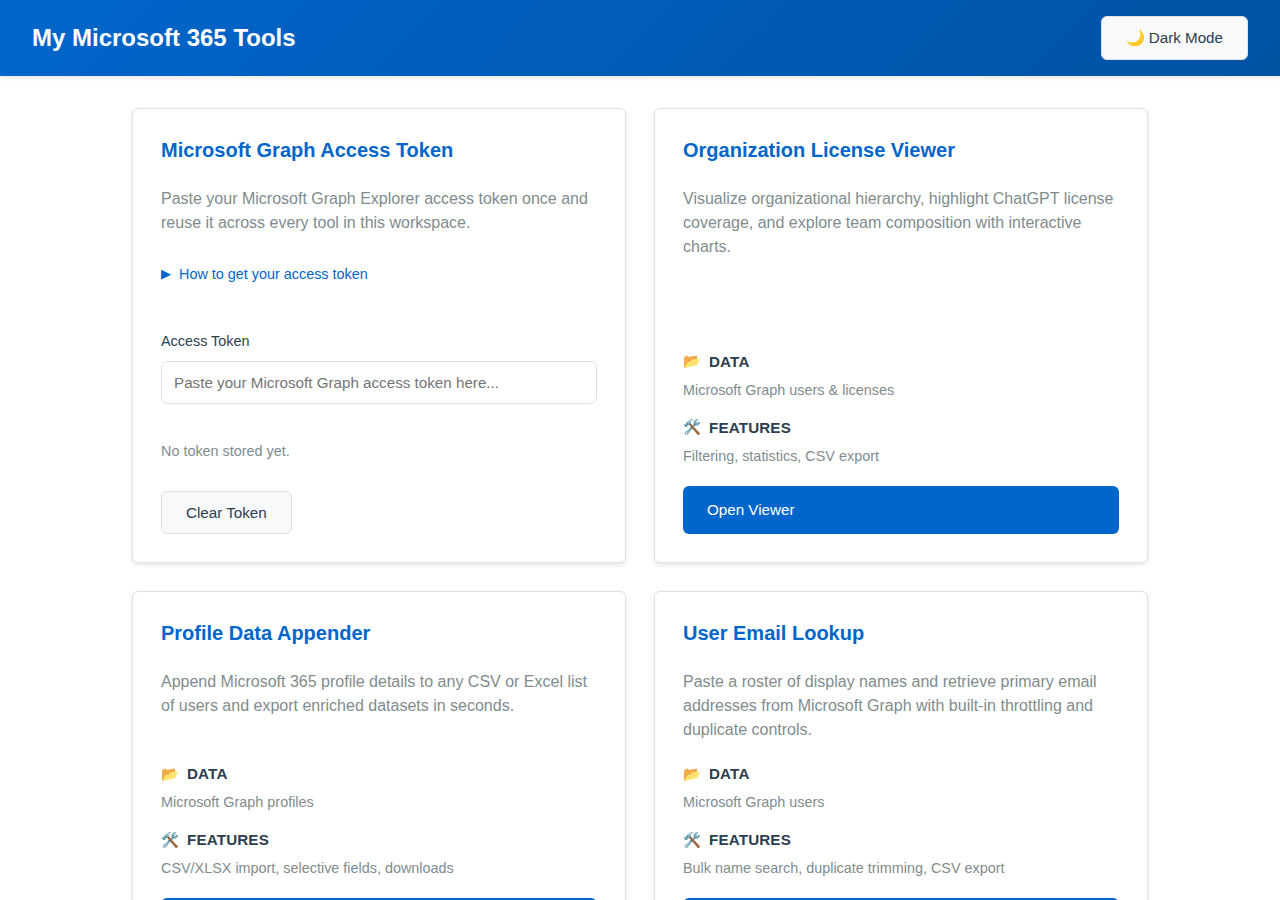
<file: index.html>
<!DOCTYPE html>
<html lang="en">
<head>
  <meta charset="utf-8">
  <meta name="viewport" content="width=device-width, initial-scale=1.0">
  <title>My Tools Landing Page</title>
  <link rel="stylesheet" href="shared/styles.css">
  <link rel="stylesheet" href="shared/home.css">
</head>
<body>
  <div class="app-container">
    <header class="header">
      <h1>My Microsoft 365 Tools</h1>
      <div class="header-actions">
        <button class="btn btn-secondary" onclick="AppUI.toggleDarkMode()">🌙 Dark Mode</button>
      </div>
    </header>

    <main class="landing-main">
      <div class="tool-grid">
        <section class="tool-card">
          <h2>Microsoft Graph Access Token</h2>
          <p>Paste your Microsoft Graph Explorer access token once and reuse it across every tool in this workspace.</p>
          
          <!-- Collapsible help section to save space -->
          <details class="collapsible-meta">
            <summary>How to get your access token</summary>
            <div class="help-info">
              <ol>
                <li>Open the <a href="https://developer.microsoft.com/en-us/graph/graph-explorer" target="_blank" rel="noreferrer">Microsoft Graph Explorer</a>.</li>
                <li>Sign in with your Microsoft work account.</li>
                <li>Run any sample query and open the <strong>Access Token</strong> tab.</li>
                <li>Copy the entire token and paste it below.</li>
              </ol>
            </div>
          </details>
          
          <div class="form-group">
            <label for="graphToken">Access Token</label>
            <input type="password" id="graphToken" placeholder="Paste your Microsoft Graph access token here...">
          </div>
          <div class="meta" id="tokenMeta">No token stored yet.</div>
          <div class="button-row">
            <button class="btn btn-secondary" id="clearTokenButton" type="button">Clear Token</button>
          </div>
        </section>

        <section class="tool-card">
          <h2>Organization License Viewer</h2>
          <p>Visualize organizational hierarchy, highlight ChatGPT license coverage, and explore team composition with interactive charts.</p>
          <div class="meta meta-grid">
            <div class="meta-item">
              <div class="meta-heading">
                <span aria-hidden="true">📂</span>
                <span>Data</span>
              </div>
              <p>Microsoft Graph users &amp; licenses</p>
            </div>
            <div class="meta-item">
              <div class="meta-heading">
                <span aria-hidden="true">🛠️</span>
                <span>Features</span>
              </div>
              <p>Filtering, statistics, CSV export</p>
            </div>
          </div>
          <a class="btn btn-primary" href="org-license-viewer/index.html">Open Viewer</a>
        </section>

        <section class="tool-card">
          <h2>Profile Data Appender</h2>
          <p>Append Microsoft 365 profile details to any CSV or Excel list of users and export enriched datasets in seconds.</p>
          <div class="meta meta-grid">
            <div class="meta-item">
              <div class="meta-heading">
                <span aria-hidden="true">📂</span>
                <span>Data</span>
              </div>
              <p>Microsoft Graph profiles</p>
            </div>
            <div class="meta-item">
              <div class="meta-heading">
                <span aria-hidden="true">🛠️</span>
                <span>Features</span>
              </div>
              <p>CSV/XLSX import, selective fields, downloads</p>
            </div>
          </div>
          <a class="btn btn-primary" href="user-data-appender/index.html">Open Appender</a>
        </section>

        <section class="tool-card">
          <h2>User Email Lookup</h2>
          <p>Paste a roster of display names and retrieve primary email addresses from Microsoft Graph with built-in throttling and duplicate controls.</p>
          <div class="meta meta-grid">
            <div class="meta-item">
              <div class="meta-heading">
                <span aria-hidden="true">📂</span>
                <span>Data</span>
              </div>
              <p>Microsoft Graph users</p>
            </div>
            <div class="meta-item">
              <div class="meta-heading">
                <span aria-hidden="true">🛠️</span>
                <span>Features</span>
              </div>
              <p>Bulk name search, duplicate trimming, CSV export</p>
            </div>
          </div>
          <a class="btn btn-primary" href="user-email-lookup/index.html">Open Lookup</a>
        </section>

        <section class="tool-card">
          <h2>Column Comparison Tool</h2>
          <p>Identify overlaps, missing values, and duplicates by comparing columns from two CSV or Excel files with flexible matching rules.</p>
          <div class="meta meta-grid">
            <div class="meta-item">
              <div class="meta-heading">
                <span aria-hidden="true">📂</span>
                <span>Data</span>
              </div>
              <p>CSV/XLSX tables</p>
            </div>
            <div class="meta-item">
              <div class="meta-heading">
                <span aria-hidden="true">🛠️</span>
                <span>Features</span>
              </div>
              <p>Column matching, duplicate detection, summaries</p>
            </div>
          </div>
          <a class="btn btn-primary" href="column-compare/index.html">Open Comparator</a>
        </section>

        <section class="tool-card">
          <h2>Individual Email Drafter</h2>
          <p>Create personalized drafts for every recipient in a CSV, Excel, or pasted list with subject, CC/BCC, and HTML body support.</p>
          <div class="meta meta-grid">
            <div class="meta-item">
              <div class="meta-heading">
                <span aria-hidden="true">📂</span>
                <span>Data</span>
              </div>
              <p>CSV/XLSX or pasted email addresses</p>
            </div>
            <div class="meta-item">
              <div class="meta-heading">
                <span aria-hidden="true">🛠️</span>
                <span>Features</span>
              </div>
              <p>Per-person mailto drafts, bulk copy, HTML body preference</p>
            </div>
          </div>
          <a class="btn btn-primary" href="individual-email-drafter/index.html">Open Drafter</a>
        </section>

        <section class="tool-card">
          <h2>Tool Starter Template</h2>
          <p>Kickstart new utilities with prebuilt token, input, and settings panels plus a ready-made visualization area.</p>
          <div class="meta meta-grid">
            <div class="meta-item">
              <div class="meta-heading">
                <span aria-hidden="true">📂</span>
                <span>Data</span>
              </div>
              <p>Bring your own Microsoft Graph queries</p>
            </div>
            <div class="meta-item">
              <div class="meta-heading">
                <span aria-hidden="true">🛠️</span>
                <span>Features</span>
              </div>
              <p>Token sharing, collapsible inputs, ready UI shell</p>
            </div>
          </div>
          <a class="btn btn-primary" href="tool-template/index.html">Open Template</a>
        </section>

        <section class="tool-card coming-soon">
          <h2>More tools coming soon</h2>
          <p>Stay tuned for additional utilities that build on this shared foundation of styling, layout, and Microsoft Graph access.</p>
          <div class="meta">Have an idea? Add a new folder and link it here.</div>
        </section>
      </div>
    </main>
  </div>

  <script src="shared/ui.js"></script>
  <script src="shared/graph-token.js"></script>
  <script>
    function updateTokenMeta(currentToken) {
      const meta = document.getElementById('tokenMeta');
      if (!meta) {
        return;
      }

      if (!currentToken) {
        meta.textContent = 'No token stored yet.';
        return;
      }

      const truncated = `${currentToken.slice(0, 16)}…${currentToken.slice(-8)}`;
      meta.textContent = `Token stored for this session (${currentToken.length} characters, preview: ${truncated}).`;
    }

    document.addEventListener('DOMContentLoaded', () => {
      AppUI.initialize();
      GraphTokenManager.initialize();
      GraphTokenManager.subscribe(updateTokenMeta);

      const clearButton = document.getElementById('clearTokenButton');
      if (clearButton) {
        clearButton.addEventListener('click', () => {
          GraphTokenManager.clearToken();
        });
      }
    });
  </script>
</body>
</html>
</file>
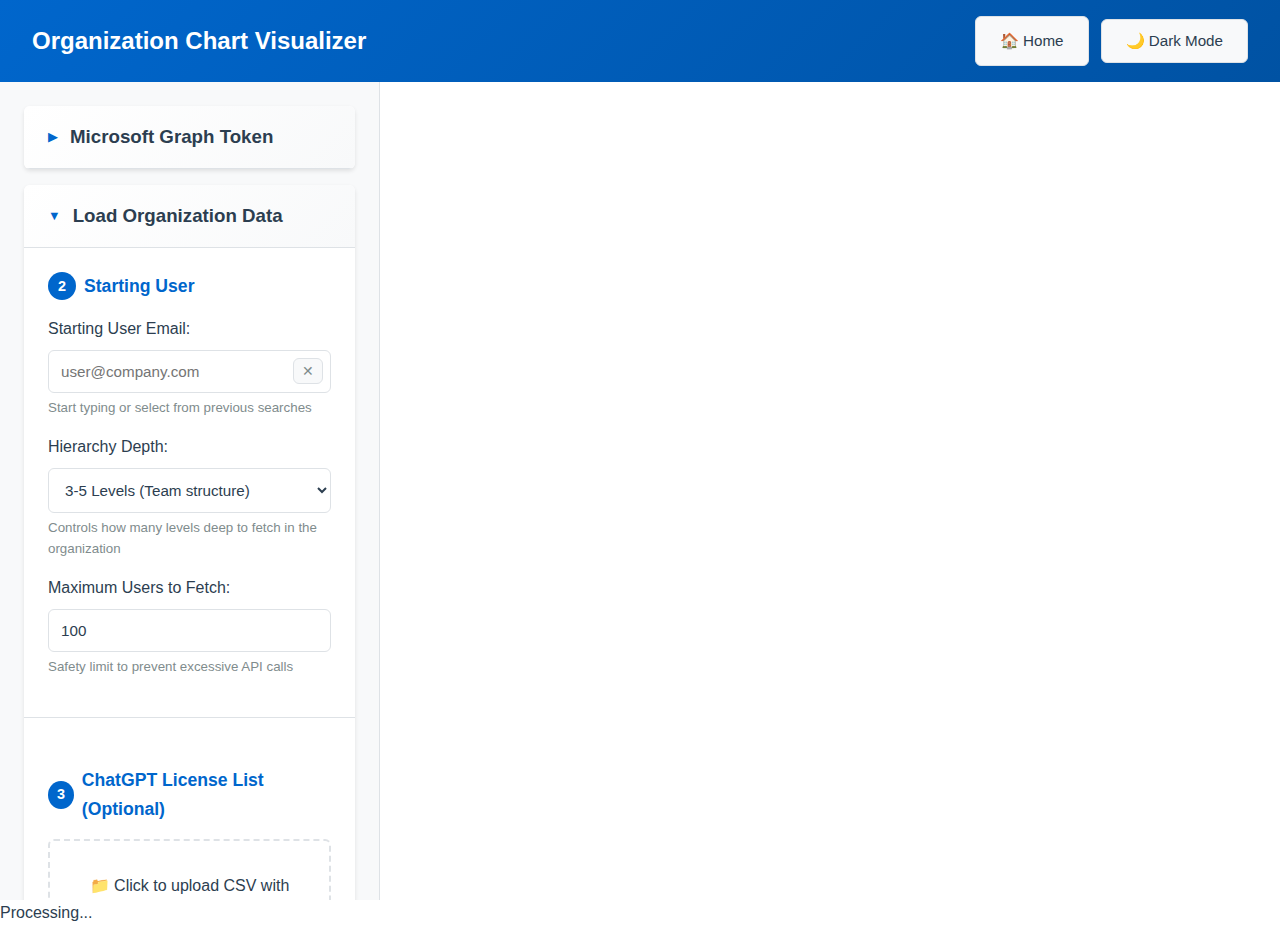
<file: org-license-viewer/index.html>
<!DOCTYPE html>
<html lang="en">
<head>
  <meta charset="utf-8">
  <meta name="viewport" content="width=device-width, initial-scale=1.0">
  <title>Organization Chart Visualizer with ChatGPT License Tracking</title>
  <link rel="stylesheet" href="../shared/styles.css">
  <link rel="stylesheet" href="styles.css">
</head>
<body>
  <div class="app-container">
    <header class="header">
      <h1>Organization Chart Visualizer</h1>
      <div class="header-actions">
        <a class="btn btn-secondary" href="../index.html">🏠 Home</a>
        <button class="btn btn-secondary" onclick="AppUI.toggleDarkMode()">🌙 Dark Mode</button>
      </div>
    </header>
    
    <div class="main-content">
      <!-- Setup Panel -->
      <div class="setup-panel" id="setupPanel">

        <!-- Microsoft Graph Token -->
        <div class="collapsible-section">
          <div class="collapsible-header" onclick="AppUI.toggleSection('tokenSection')">
            <span class="collapse-icon" id="tokenSectionIcon">▼</span>
            <h3 style="margin: 0;">Microsoft Graph Token</h3>
          </div>

          <div class="collapsible-content" id="tokenSection">
            <div class="wizard-step">
              <h3>
                <span class="step-number" id="step1Number">1</span>
                Connect to Microsoft Graph
              </h3>

              <div class="help-info">
                <h4>How to get your Graph Token:</h4>
                <ol>
                  <li>Go to <a href="https://developer.microsoft.com/en-us/graph/graph-explorer" target="_blank" rel="noreferrer">Microsoft Graph Explorer</a></li>
                  <li>Sign in with your Microsoft work account</li>
                  <li>Open the <strong>Access Token</strong> tab on the left</li>
                  <li>Copy the entire token and paste it below</li>
                </ol>
              </div>

              <div class="form-group">
                <label for="graphToken">Access Token:</label>
                <input type="password" id="graphToken" placeholder="Paste your Microsoft Graph access token here...">
                <small class="form-hint" id="tokenStatus">No token stored yet.</small>
              </div>
            </div>
          </div>
        </div>

        <!-- Collapsible Load Section -->
        <div class="collapsible-section">
          <div class="collapsible-header" onclick="AppUI.toggleSection('loadSection')">
            <span class="collapse-icon" id="loadSectionIcon">▼</span>
            <h3 style="margin: 0;">Load Organization Data</h3>
          </div>

          <div class="collapsible-content" id="loadSection">
            <!-- Step 2: Starting Point -->
            <div class="wizard-step">
              <h3>
                <span class="step-number" id="step2Number">2</span>
                Starting User
              </h3>

              <div class="form-group">
                <label for="startingEmail">Starting User Email:</label>
                <div style="position: relative;">
                  <input type="email" id="startingEmail" placeholder="user@company.com" list="emailHistory">
                  <datalist id="emailHistory"></datalist>
                  <button type="button" class="btn-clear-history" onclick="GraphAPI.clearEmailHistory()" title="Clear email history">
                    ✕
                  </button>
                </div>
                <small style="color: var(--text-light); display: block; margin-top: 0.25rem;">
                  Start typing or select from previous searches
                </small>
              </div>

              <div class="form-group">
                <label for="maxDepth">Hierarchy Depth:</label>
                <select id="maxDepth">
                  <option value="2">1-2 Levels (Direct reports)</option>
                  <option value="3">2-3 Levels (Direct reports + their teams)</option>
                  <option value="4" selected>3-5 Levels (Team structure)</option>
                  <option value="999">Unlimited (Full hierarchy)</option>
                </select>
                <small style="color: var(--text-light); display: block; margin-top: 0.25rem;">
                  Controls how many levels deep to fetch in the organization
                </small>
              </div>

              <div class="form-group">
                <label for="maxUsers">Maximum Users to Fetch:</label>
                <input type="number" id="maxUsers" value="100" min="10" max="500">
                <small style="color: var(--text-light); display: block; margin-top: 0.25rem;">
                  Safety limit to prevent excessive API calls
                </small>
              </div>
            </div>

            <!-- Step 3: License CSV -->
            <div class="wizard-step">
              <h3>
                <span class="step-number" id="step3Number">3</span>
                ChatGPT License List (Optional)
              </h3>

              <div class="file-upload" id="csvUpload">
                <input type="file" id="csvFile" accept=".csv">
                <label class="file-upload-label" for="csvFile">
                  📁 Click to upload CSV with licensed emails<br>
                  <small>Format: Single column with 'email' header</small>
                </label>
              </div>

              <div id="csvStatus"></div>
            </div>

            <!-- Step 4: Fetch Data -->
            <div class="wizard-step">
              <h3>
                <span class="step-number" id="step4Number">4</span>
                Fetch Organization Data
              </h3>

              <button class="btn btn-primary" onclick="GraphAPI.fetchOrgData()" id="fetchButton">
                🔄 Fetch Organization Data
              </button>

              <div id="fetchProgress" class="progress-container" style="display: none;">
                <div class="progress-bar">
                  <div class="progress-fill" id="progressFill"></div>
                </div>
                <div class="progress-text" id="progressText">Initializing...</div>
              </div>

              <div id="fetchStatus"></div>
            </div>
          </div>
        </div>
        
        <!-- Statistics Section (Always Visible) -->
        <div class="wizard-step" id="statsSection" style="display: none;">
          <h3>📊 Statistics</h3>
          <div id="statsContent"></div>
        </div>
        
        <!-- Chart Controls Section -->
        <div class="collapsible-section" id="chartControlsSection" style="display: none;">
          <div class="collapsible-header" onclick="AppUI.toggleSection('controlsContent')">
            <span class="collapse-icon" id="controlsContentIcon">▼</span>
            <h3 style="margin: 0;">Chart Controls</h3>
          </div>
          
          <div class="collapsible-content" id="controlsContent">
            <div class="controls-panel">
              <div class="control-group-vertical">
                <label>Color By:</label>
                <select id="colorBy" onchange="OrgChart.updateVisualization()">
                  <option value="department">Department</option>
                  <option value="license" selected>ChatGPT License</option>
                  <option value="level">Hierarchy Level</option>
                </select>
              </div>
              
              <div class="control-group-vertical">
                <label for="filterNoDept" style="display: flex; align-items: center; gap: 0.5rem;">
                  <input type="checkbox" id="filterNoDept" checked style="width: auto;">
                  Hide No Department
                </label>
              </div>
              
              <div class="control-group-vertical">
                <label for="filterInterns" style="display: flex; align-items: center; gap: 0.5rem;">
                  <input type="checkbox" id="filterInterns" checked style="width: auto;">
                  Hide Interns
                </label>
              </div>

              <div class="control-group-vertical">
                <label for="filterNoTitle" style="display: flex; align-items: center; gap: 0.5rem;">
                  <input type="checkbox" id="filterNoTitle" checked style="width: auto;">
                  Hide No Title
                </label>
              </div>

              <div class="control-group-vertical">
                <label for="showStars" style="display: flex; align-items: center; gap: 0.5rem;">
                  <input type="checkbox" id="showStars" checked style="width: auto;">
                  Show Engagement Stars
                </label>
              </div>

              <div class="control-group-vertical">
                <label for="dimMode">Non-highlighted Display:</label>
                <select id="dimMode">
                  <option value="dim" selected>Dim</option>
                  <option value="transparent">Transparent</option>
                  <option value="hidden">Hidden</option>
                </select>
                <small style="color: var(--text-light); display: block; margin-top: 0.25rem;">
                  Choose how nodes and links that are not part of the current highlight are shown.
                </small>
              </div>

              <div class="control-group-vertical">
                <label>Horizontal Spacing: <span id="horizontalValue">200</span></label>
                <input type="range" id="horizontalSpacing" min="100" max="400" value="200"
                       oninput="OrgChart.updateSpacing('horizontal', this.value)">
              </div>
              
              <div class="control-group-vertical">
                <label>Vertical Spacing: <span id="verticalValue">1.0</span></label>
                <input type="range" id="verticalSpacing" min="0.5" max="5" step="0.1" value="1" 
                        oninput="OrgChart.updateSpacing('vertical', this.value)">
              </div>
              

            </div>
          </div>
        </div>
      </div>
      
      <!-- Visualization Container -->
      <div class="viz-container">
        <div id="treeContainer"></div>
        
        <!-- Bottom Controls -->
        <div class="bottom-controls" id="bottomControls" style="display: none;">
          <input type="text" id="searchInput" placeholder="Search name or title"
                 onkeydown="if(event.key==='Enter') OrgChart.searchByNameTitle()" style="max-width: 180px;">
          <button class="icon-btn" onclick="OrgChart.searchByNameTitle()" title="Search">
            <svg width="20" height="20" viewBox="0 0 24 24" fill="none" stroke="currentColor" stroke-width="2">
              <circle cx="11" cy="11" r="8"></circle>
              <line x1="21" y1="21" x2="16.65" y2="16.65"></line>
            </svg>
          </button>
            <button class="icon-btn" onclick="OrgChart.clearHighlight()" title="Clear Search" id="clearSearchBtn" style="display: none;">
              ✕
            </button>
            <button class="icon-btn" onclick="OrgChart.expandOneLevel()" title="Expand One Level">
              <svg width="20" height="20" viewBox="0 0 24 24" fill="none" stroke="currentColor" stroke-width="2">
                <line x1="12" y1="8" x2="12" y2="16"></line>
                <line x1="8" y1="12" x2="16" y2="12"></line>
              </svg>
            </button>
            <button class="icon-btn" onclick="OrgChart.collapseOneLevel()" title="Collapse One Level">
              <svg width="20" height="20" viewBox="0 0 24 24" fill="none" stroke="currentColor" stroke-width="2">
                <line x1="8" y1="12" x2="16" y2="12"></line>
              </svg>
            </button>
            <button class="icon-btn" onclick="OrgChart.expandAll()" title="Expand All">
              <svg width="20" height="20" viewBox="0 0 24 24" fill="none" stroke="currentColor" stroke-width="2">
                <circle cx="12" cy="12" r="10"></circle>
                <line x1="12" y1="8" x2="12" y2="16"></line>
                <line x1="8" y1="12" x2="16" y2="12"></line>
              </svg>
            </button>
            <button class="icon-btn" onclick="OrgChart.collapseAll()" title="Collapse All">
            <svg width="20" height="20" viewBox="0 0 24 24" fill="none" stroke="currentColor" stroke-width="2">
              <circle cx="12" cy="12" r="10"></circle>
              <line x1="8" y1="12" x2="16" y2="12"></line>
            </svg>
          </button>
          <button class="icon-btn" onclick="OrgChart.resetView()" title="Reset View">
            <svg width="20" height="20" viewBox="0 0 24 24" fill="none" stroke="currentColor" stroke-width="2">
              <path d="M21 13v6a2 2 0 0 1-2 2H5a2 2 0 0 1-2-2V5a2 2 0 0 1 2-2h6"></path>
              <polyline points="15 3 21 3 21 9"></polyline>
              <line x1="10" y1="14" x2="21" y2="3"></line>
            </svg>
          </button>
          <button class="icon-btn" onclick="OrgChart.downloadCSV()" title="Download CSV">
            <svg width="20" height="20" viewBox="0 0 24 24" fill="none" stroke="currentColor" stroke-width="2">
              <path d="M21 15v4a2 2 0 0 1-2 2H5a2 2 0 0 1-2-2v-4"></path>
              <polyline points="7 10 12 15 17 10"></polyline>
              <line x1="12" y1="15" x2="12" y2="3"></line>
            </svg>
          </button>
          <button class="icon-btn" onclick="OrgChart.toggleLicenseHighlight()" title="Toggle Licensed Users" id="licenseToggleBtn">
            🔑
          </button>
          <button class="icon-btn" onclick="OrgChart.clearHighlight()" title="Clear Highlight" id="clearHighlightBtn" style="display: none;">
            <svg width="20" height="20" viewBox="0 0 24 24" fill="none" stroke="currentColor" stroke-width="2">
              <circle cx="12" cy="12" r="10"></circle>
              <line x1="15" y1="9" x2="9" y2="15"></line>
              <line x1="9" y1="9" x2="15" y2="15"></line>
            </svg>
          </button>
        </div>
        
        <div class="legend" id="legend" style="display: none;">
          <div id="selectedUserSection" style="display: none;"></div>
          <div id="legendContent"></div>
        </div>
        <div class="stats-panel" id="statsPanel" style="display: none;"></div>
      </div>
    </div>
  </div>
  
  <!-- Tooltip -->
  <div class="tooltip" id="tooltip"></div>
  
  <!-- Loading Overlay -->
  <div class="loading-overlay" id="loadingOverlay">
    <div class="spinner"></div>
    <div class="loading-text" id="loadingText">Processing...</div>
  </div>
  
  <!-- D3.js -->
  <script src="https://d3js.org/d3.v7.min.js"></script>
  
  <!-- Application Scripts -->
  <script src="../shared/ui.js"></script>
  <script src="../shared/graph-token.js"></script>
  <script src="graph-api.js"></script>
  <script src="visualization.js"></script>

  <script>
    document.addEventListener('DOMContentLoaded', () => {
      AppUI.initialize();
      AppUI.setSectionCollapsed('tokenSection', true);
      GraphAPI.initialize();
      OrgChart.initialize();
    });
  </script>
</body>
</html>
</file>
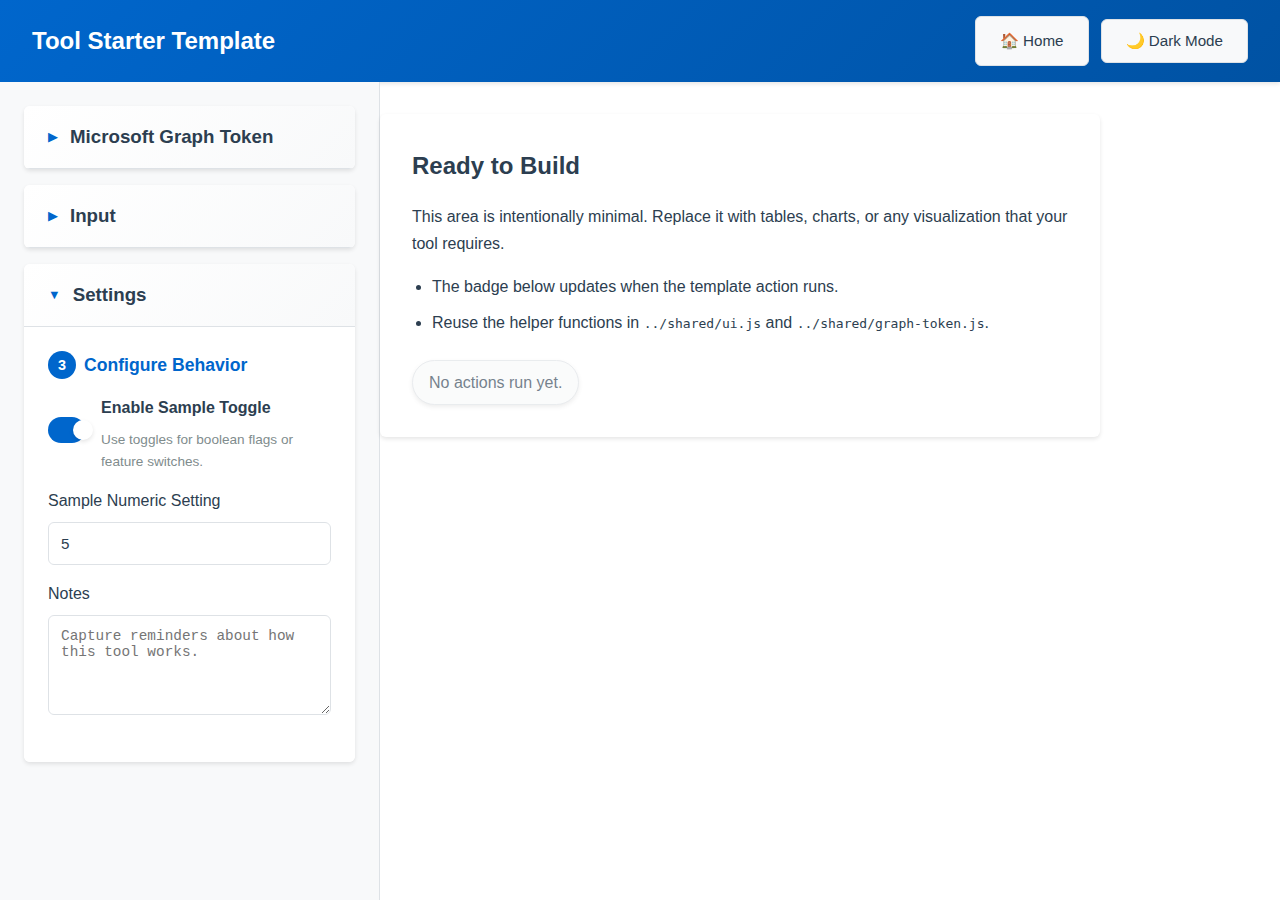
<file: tool-template/index.html>
<!DOCTYPE html>
<html lang="en">
<head>
  <meta charset="utf-8">
  <meta name="viewport" content="width=device-width, initial-scale=1.0">
  <title>Tool Starter Template</title>
  <link rel="stylesheet" href="../shared/styles.css">
  <link rel="stylesheet" href="styles.css">
</head>
<body>
  <div class="app-container">
    <header class="header">
      <h1>Tool Starter Template</h1>
      <div class="header-actions">
        <a class="btn btn-secondary" href="../index.html">🏠 Home</a>
        <button class="btn btn-secondary" onclick="AppUI.toggleDarkMode()">🌙 Dark Mode</button>
      </div>
    </header>

    <div class="main-content">
      <aside class="setup-panel" id="setupPanel">
        <!-- Graph Token Section -->
        <div class="collapsible-section">
          <div class="collapsible-header" onclick="AppUI.toggleSection('tokenSection')">
            <span class="collapse-icon" id="tokenSectionIcon">▼</span>
            <h3 style="margin: 0;">Microsoft Graph Token</h3>
          </div>

          <div class="collapsible-content" id="tokenSection">
            <div class="wizard-step">
              <h3>
                <span class="step-number">1</span>
                Connect to Microsoft Graph
              </h3>
              <p class="helper-text">
                Paste the access token from <a href="https://developer.microsoft.com/en-us/graph/graph-explorer" target="_blank" rel="noreferrer">Microsoft Graph Explorer</a> to reuse it across tools.
              </p>
              <div class="form-group">
                <label for="graphToken">Access Token:</label>
                <input type="password" id="graphToken" placeholder="Paste your Microsoft Graph access token here...">
                <small class="form-hint" id="tokenStatus">No token stored yet.</small>
              </div>
            </div>
          </div>
        </div>

        <!-- Input Section -->
        <div class="collapsible-section">
          <div class="collapsible-header" onclick="AppUI.toggleSection('inputSection')">
            <span class="collapse-icon" id="inputSectionIcon">▼</span>
            <h3 style="margin: 0;">Input</h3>
          </div>

          <div class="collapsible-content" id="inputSection">
            <div class="wizard-step">
              <h3>
                <span class="step-number">2</span>
                Provide Source Data
              </h3>
              <p class="helper-text">Use any of these starter controls and replace them with fields specific to your tool.</p>
              <div class="form-group">
                <label for="inputText">Sample Text Field</label>
                <input type="text" id="inputText" placeholder="Enter a value">
              </div>
              <div class="form-group">
                <label for="inputSelect">Sample Dropdown</label>
                <select id="inputSelect">
                  <option value="">Select an option</option>
                  <option value="optionA">Option A</option>
                  <option value="optionB">Option B</option>
                </select>
              </div>
              <div class="form-group">
                <label for="inputFile">Sample File Upload</label>
                <div class="file-upload">
                  <input type="file" id="inputFile">
                  <label class="file-upload-label" for="inputFile">
                    📁 Click to upload
                    <br>
                    <small>Accepts any file type in this template.</small>
                  </label>
                </div>
              </div>
              <button class="btn btn-primary" id="inputActionButton">Run Template Action</button>
              <div class="status-message" id="inputStatus" role="status" aria-live="polite"></div>
            </div>
          </div>
        </div>

        <!-- Settings Section -->
        <div class="collapsible-section">
          <div class="collapsible-header" onclick="AppUI.toggleSection('settingsSection')">
            <span class="collapse-icon" id="settingsSectionIcon">▼</span>
            <h3 style="margin: 0;">Settings</h3>
          </div>

          <div class="collapsible-content" id="settingsSection">
            <div class="wizard-step">
              <h3>
                <span class="step-number">3</span>
                Configure Behavior
              </h3>
              <div class="form-group toggle-row">
                <label class="switch">
                  <input type="checkbox" id="settingToggle" checked>
                  <span class="slider"></span>
                </label>
                <div>
                  <div class="form-label">Enable Sample Toggle</div>
                  <small class="form-hint">Use toggles for boolean flags or feature switches.</small>
                </div>
              </div>
              <div class="form-group">
                <label for="settingNumber">Sample Numeric Setting</label>
                <input type="number" id="settingNumber" value="5" min="1" max="10">
              </div>
              <div class="form-group">
                <label for="settingNotes">Notes</label>
                <textarea id="settingNotes" rows="3" placeholder="Capture reminders about how this tool works."></textarea>
              </div>
            </div>
          </div>
        </div>
      </aside>

      <main class="viz-container">
        <section class="template-state" id="templateState">
          <h2>Ready to Build</h2>
          <p>
            This area is intentionally minimal. Replace it with tables, charts, or any visualization that your tool requires.
          </p>
          <ul>
            <li>The badge below updates when the template action runs.</li>
            <li>Reuse the helper functions in <code>../shared/ui.js</code> and <code>../shared/graph-token.js</code>.</li>
          </ul>
          <div class="result-badge" id="resultBadge">No actions run yet.</div>
        </section>
      </main>
    </div>
  </div>

  <script src="../shared/ui.js"></script>
  <script src="../shared/graph-token.js"></script>
  <script src="template.js"></script>
</body>
</html>
</file>
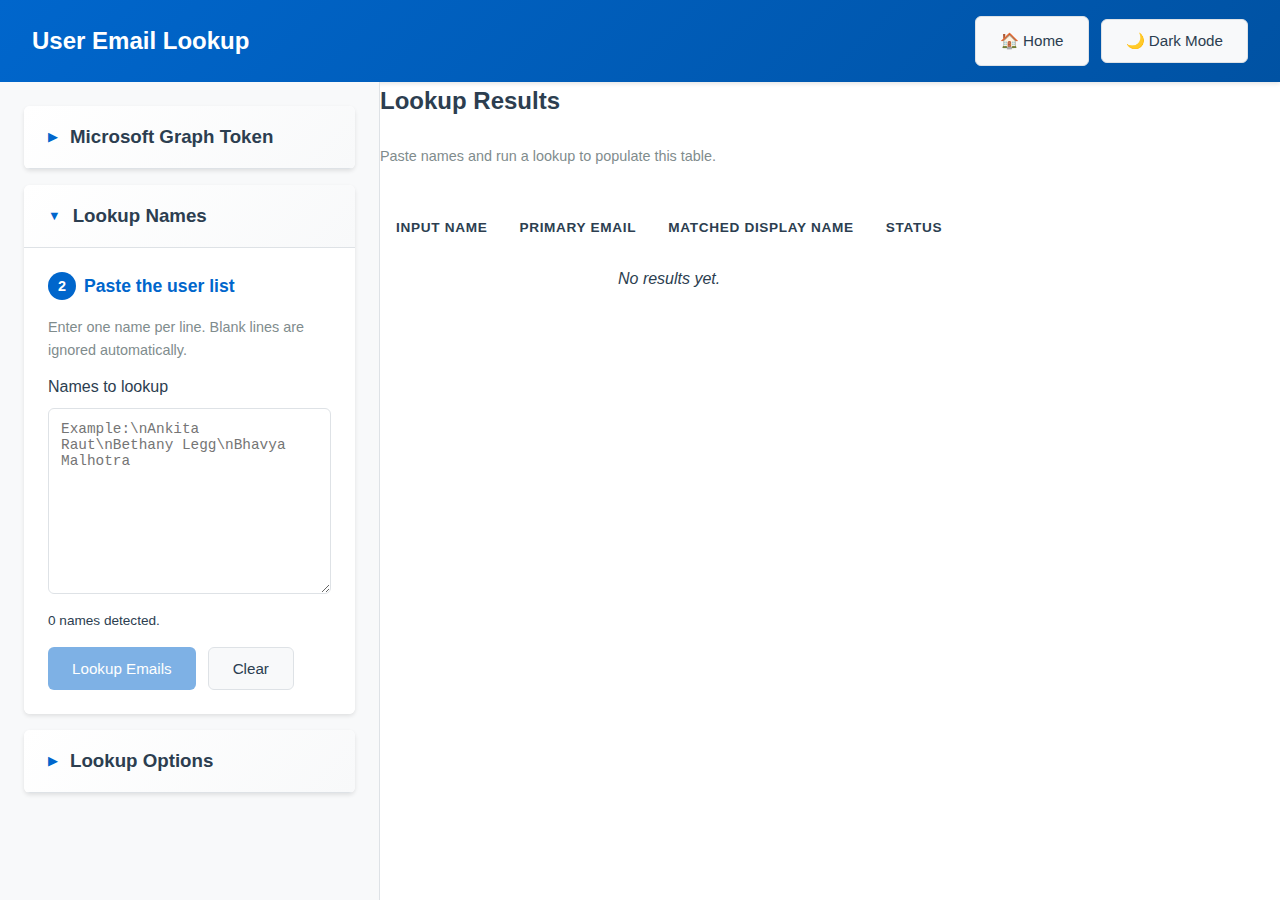
<file: user-email-lookup/index.html>
<!DOCTYPE html>
<html lang="en">
<head>
  <meta charset="utf-8">
  <meta name="viewport" content="width=device-width, initial-scale=1.0">
  <title>User Email Lookup</title>
  <link rel="stylesheet" href="../shared/styles.css">
  <link rel="stylesheet" href="styles.css">
</head>
<body>
  <div class="app-container">
    <header class="header">
      <h1>User Email Lookup</h1>
      <div class="header-actions">
        <a class="btn btn-secondary" href="../index.html">🏠 Home</a>
        <button class="btn btn-secondary" onclick="AppUI.toggleDarkMode()">🌙 Dark Mode</button>
      </div>
    </header>

    <div class="main-content">
      <aside class="setup-panel" id="setupPanel">
        <div class="collapsible-section">
          <div class="collapsible-header" onclick="AppUI.toggleSection('tokenSection')">
            <span class="collapse-icon" id="tokenSectionIcon">▼</span>
            <h3 style="margin: 0;">Microsoft Graph Token</h3>
          </div>
          <div class="collapsible-content" id="tokenSection">
            <div class="wizard-step">
              <h3>
                <span class="step-number">1</span>
                Connect to Microsoft Graph
              </h3>
              <p class="helper-text">
                Paste a Microsoft Graph Explorer access token. The tool reuses stored tokens, so you only need to paste it once per session.
              </p>
              <div class="form-group">
                <label for="graphToken">Access Token</label>
                <input type="password" id="graphToken" placeholder="Paste your Microsoft Graph access token here...">
                <small class="form-hint" id="tokenStatus">No token stored yet.</small>
              </div>
            </div>
          </div>
        </div>

        <div class="collapsible-section">
          <div class="collapsible-header" onclick="AppUI.toggleSection('loadSection')">
            <span class="collapse-icon" id="loadSectionIcon">▼</span>
            <h3 style="margin: 0;">Lookup Names</h3>
          </div>
          <div class="collapsible-content" id="loadSection">
            <div class="wizard-step">
              <h3>
                <span class="step-number">2</span>
                Paste the user list
              </h3>
              <p class="helper-text">Enter one name per line. Blank lines are ignored automatically.</p>
              <div class="form-group">
                <label for="namesInput">Names to lookup</label>
                <textarea id="namesInput" rows="10" placeholder="Example:\nAnkita Raut\nBethany Legg\nBhavya Malhotra"></textarea>
                <div class="input-meta" id="namesCount">0 names detected.</div>
              </div>
              <div class="button-row">
                <button class="btn btn-primary" id="lookupButton" type="button">Lookup Emails</button>
                <button class="btn btn-secondary" id="clearButton" type="button">Clear</button>
              </div>
              <div class="status-message" id="lookupStatus" role="status" aria-live="polite"></div>
            </div>
          </div>
        </div>

        <div class="collapsible-section">
          <div class="collapsible-header" onclick="AppUI.toggleSection('settingsSection')">
            <span class="collapse-icon" id="settingsSectionIcon">▼</span>
            <h3 style="margin: 0;">Lookup Options</h3>
          </div>
          <div class="collapsible-content" id="settingsSection">
            <div class="wizard-step">
              <h3>
                <span class="step-number">3</span>
                Tune the search behavior
              </h3>
              <div class="form-group toggle-row">
                <label class="switch">
                  <input type="checkbox" id="exactMatchToggle" checked>
                  <span class="slider"></span>
                </label>
                <div>
                  <div class="form-label">Prioritize exact display name matches</div>
                  <small class="form-hint">Return exact (case-insensitive) display name matches before partial matches when multiple results are found.</small>
                </div>
              </div>
              <div class="form-group toggle-row">
                <label class="switch">
                  <input type="checkbox" id="dedupeToggle" checked>
                  <span class="slider"></span>
                </label>
                <div>
                  <div class="form-label">Remove duplicate names</div>
                  <small class="form-hint">Skip duplicate lines to reduce redundant Microsoft Graph calls.</small>
                </div>
              </div>
              <div class="form-group">
                <label for="throttleInput">Delay between requests (ms)</label>
                <input type="number" id="throttleInput" class="small-input" min="0" max="2000" step="50" value="150">
                <small class="form-hint">Use a short delay to prevent throttling when processing long lists.</small>
              </div>
            </div>
          </div>
        </div>
      </aside>

      <main class="viz-container">
        <section class="results-panel" id="resultsPanel">
          <h2>Lookup Results</h2>
          <p class="helper-text" id="resultsSummary">Paste names and run a lookup to populate this table.</p>
          <div class="button-row results-actions" id="resultsActions" style="display: none;">
            <button class="btn btn-secondary" id="copyButton" type="button">Copy Table</button>
            <button class="btn btn-secondary" id="downloadButton" type="button">Download CSV</button>
          </div>
          <div class="table-container" id="resultsContainer">
            <table class="results-table" id="resultsTable">
              <thead>
                <tr>
                  <th scope="col">Input Name</th>
                  <th scope="col">Primary Email</th>
                  <th scope="col">Matched Display Name</th>
                  <th scope="col">Status</th>
                </tr>
              </thead>
              <tbody id="resultsBody">
                <tr class="empty-row">
                  <td colspan="4">No results yet.</td>
                </tr>
              </tbody>
            </table>
          </div>
        </section>
      </main>
    </div>
  </div>

  <script src="../shared/ui.js"></script>
  <script src="../shared/graph-token.js"></script>
  <script src="email-lookup.js"></script>
</body>
</html>
</file>
<file: shared/home.css>
.landing-main {
  flex: 1;
  display: flex;
  justify-content: center;
  overflow-y: auto;
  padding: 2rem 0;
}

.tool-grid {
  display: grid;
  gap: 1.75rem;
  grid-template-columns: repeat(auto-fit, minmax(340px, 1fr));
  width: min(1080px, 100%);
  padding: 0 2rem;
  /* Align items to stretch for consistent heights */
  align-items: stretch;
}

.tool-card {
  background: var(--bg);
  border: 1px solid var(--border);
  border-radius: var(--radius);
  box-shadow: var(--shadow);
  padding: 1.75rem;
  display: flex;
  flex-direction: column;
  gap: 1.25rem;
  transition: var(--transition);
  /* Remove fixed min-height, let content determine height */
  /* Use height: 100% to fill grid cell */
  height: 100%;
}

.tool-card:hover {
  transform: translateY(-4px);
  box-shadow: var(--shadow-lg);
  border-color: var(--primary);
}

.tool-card h2 {
  font-size: 1.25rem;
  color: var(--primary);
  /* Add min-height for consistency */
  min-height: 1.5em;
  line-height: 1.3;
}

.tool-card p {
  color: var(--text-light);
  /* This will push the meta and button to bottom */
  flex: 1;
  /* Add min-height for better visual balance */
  min-height: 3em;
  line-height: 1.5;
}

.tool-card .meta {
  font-size: 0.9rem;
  color: var(--text-light);
}

.tool-card .meta-grid {
  display: grid;
  gap: 1rem;
  /* Make this scrollable if content is too long */
  max-height: 200px;
  overflow-y: auto;
  /* Add subtle scrollbar styling */
  scrollbar-width: thin;
  scrollbar-color: var(--border) transparent;
}

/* Webkit scrollbar styling */
.tool-card .meta-grid::-webkit-scrollbar {
  width: 6px;
}

.tool-card .meta-grid::-webkit-scrollbar-track {
  background: transparent;
}

.tool-card .meta-grid::-webkit-scrollbar-thumb {
  background: var(--border);
  border-radius: 3px;
}

.tool-card .meta-grid::-webkit-scrollbar-thumb:hover {
  background: var(--text-light);
}

.meta-grid .meta-item {
  display: grid;
  gap: 0.35rem;
}

.meta-grid .meta-heading {
  display: inline-flex;
  align-items: center;
  gap: 0.5rem;
  font-weight: 600;
  color: var(--text);
}

.meta-grid .meta-heading span:last-child {
  font-size: 0.95rem;
  letter-spacing: 0.01em;
  text-transform: uppercase;
}

.meta-grid p {
  margin: 0;
  color: var(--text-light);
  line-height: 1.4;
  /* Reset min-height for meta paragraphs */
  min-height: auto;
}

.tool-card .btn {
  text-decoration: none;
  /* Ensure button stays at bottom */
  margin-top: auto;
}

.tool-grid .coming-soon {
  border-style: dashed;
  opacity: 0.7;
}

/* Alternative: Collapsible details for long content */
.tool-card .collapsible-meta {
  margin-top: 0.5rem;
}

.tool-card .collapsible-meta summary {
  cursor: pointer;
  font-size: 0.9rem;
  color: var(--primary);
  font-weight: 500;
  margin-bottom: 0.5rem;
  list-style: none;
  display: flex;
  align-items: center;
  gap: 0.5rem;
}

.tool-card .collapsible-meta summary::before {
  content: '▶';
  font-size: 0.8rem;
  transition: transform 0.2s;
}

.tool-card .collapsible-meta[open] summary::before {
  transform: rotate(90deg);
}

.tool-card .collapsible-meta summary:hover {
  color: var(--primary-dark);
}

/* Add form styles for the token input on landing page */
.tool-card .form-group {
  margin: 1rem 0;
}

.tool-card .form-group label {
  display: block;
  margin-bottom: 0.5rem;
  font-weight: 500;
  color: var(--text);
  font-size: 0.9rem;
}

.tool-card .form-group input {
  width: 100%;
  padding: 0.75rem;
  border: 1px solid var(--border);
  border-radius: var(--radius);
  background: var(--bg);
  color: var(--text);
  font-size: 0.95rem;
  transition: var(--transition);
}

.tool-card .form-group input:focus {
  outline: none;
  border-color: var(--primary);
  box-shadow: 0 0 0 3px rgba(0, 102, 204, 0.1);
}

.tool-card .button-row {
  display: flex;
  gap: 0.75rem;
  margin-top: 0.5rem;
}

.tool-card .help-info {
  background: rgba(52, 152, 219, 0.1);
  border: 1px solid var(--info);
  border-radius: var(--radius);
  padding: 1rem;
  margin: 1rem 0;
  font-size: 0.85rem;
  /* Make help sections collapsible for space */
  max-height: 150px;
  overflow-y: auto;
}

.tool-card .help-info h4 {
  color: var(--info);
  margin-bottom: 0.5rem;
  font-size: 0.9rem;
}

.tool-card .help-info ol {
  margin-left: 1.25rem;
  color: var(--text-light);
}

.tool-card .help-info a {
  color: var(--info);
  text-decoration: none;
}

.tool-card .help-info a:hover {
  text-decoration: underline;
}

/* Responsive adjustments */
@media (max-width: 768px) {
  .tool-grid {
    grid-template-columns: 1fr;
    padding: 0 1rem;
  }
  
  .tool-card {
    padding: 1.5rem;
  }
}
</file>
<file: org-license-viewer/styles.css>
/* Org License Viewer specific styles */

/* Visualization Container */
.viz-container {
  flex: 1;
  background: var(--bg);
  position: relative;
  overflow: hidden;
  padding: 0;
}

#treeContainer {
  width: 100%;
  height: 100%;
}

/* Bottom Controls */
.bottom-controls {
  position: absolute;
  bottom: 1rem;
  left: 50%;
  transform: translateX(-50%);
  background: var(--bg);
  border: 1px solid var(--border);
  border-radius: var(--radius);
  padding: 0.5rem;
  box-shadow: var(--shadow-lg);
  z-index: 100;
  display: flex;
  gap: 0.5rem;
}

.bottom-controls input {
  width: auto;
  padding: 0.25rem 0.5rem;
  border: 1px solid var(--border);
  border-radius: var(--radius);
  background: var(--bg);
  color: var(--text);
  height: 40px;
}

.icon-btn {
  width: 40px;
  height: 40px;
  border: 1px solid var(--border);
  border-radius: var(--radius);
  background: var(--bg);
  color: var(--text);
  cursor: pointer;
  display: flex;
  align-items: center;
  justify-content: center;
  transition: var(--transition);
  padding: 0;
}

.icon-btn:hover {
  background: var(--bg-secondary);
  border-color: var(--primary);
  color: var(--primary);
  transform: translateY(-2px);
  box-shadow: var(--shadow-lg);
}

.icon-btn svg {
  width: 20px;
  height: 20px;
}

#licenseToggleBtn.active {
  background: var(--primary);
  border-color: var(--primary);
  color: white;
}

#clearHighlightBtn,
#clearSearchBtn {
  background: rgba(231, 76, 60, 0.1);
  border-color: var(--danger);
  color: var(--danger);
}

#clearHighlightBtn:hover,
#clearSearchBtn:hover {
  background: var(--danger);
  color: white;
  border-color: var(--danger);
}

/* Org chart styles */
.node {
  cursor: pointer;
}

.node circle {
  stroke-width: 4px;
  transition: all 0.3s;
  fill: var(--bg);
}

.node circle.licensed {
  stroke: #00a854;
}

.node circle.unlicensed {
  stroke: #dc3545;
}

.node.highlighted circle {
  stroke-width: 6px;
  r: 15;
}

.node text {
  font: 12px sans-serif;
  pointer-events: none;
  fill: var(--text);
}

.node text.title {
  font-size: 10px;
  fill: var(--text-light);
  opacity: 0.8;
}

.link {
  fill: none;
  stroke: var(--link-color);
  stroke-width: 2px;
}

/* Tooltip */
.tooltip {
  position: absolute;
  padding: 0.75rem;
  background: var(--bg);
  border: 1px solid var(--border);
  border-radius: var(--radius);
  box-shadow: var(--shadow-lg);
  pointer-events: none;
  opacity: 0;
  transition: opacity 0.2s;
  z-index: 1000;
  max-width: 300px;
}

.tooltip.visible {
  opacity: 1;
}

/* Legend */
.legend {
  position: absolute;
  bottom: 1rem;
  right: 1rem;
  background: var(--bg);
  border: 1px solid var(--border);
  border-radius: var(--radius);
  padding: 1rem;
  box-shadow: var(--shadow-lg);
  z-index: 100;
  max-width: 250px;
}

.legend h4 {
  margin-bottom: 0.5rem;
  font-size: 0.9rem;
  color: var(--primary);
}

.legend-item {
  display: flex;
  align-items: center;
  gap: 0.5rem;
  margin-bottom: 0.25rem;
  font-size: 0.85rem;
}

.legend-color {
  width: 16px;
  height: 16px;
  border-radius: 50%;
  border: 1px solid var(--border);
}

#selectedUserSection {
  margin-bottom: 1rem;
  padding-bottom: 0.5rem;
  border-bottom: 1px solid var(--border);
  font-size: 0.85rem;
}

#selectedUserSection h4 {
  margin-bottom: 0.5rem;
  font-size: 0.9rem;
  color: var(--primary);
}

.selected-user-email {
  display: flex;
  align-items: center;
  gap: 0.5rem;
}

.copy-btn {
  padding: 0.2rem 0.4rem;
  font-size: 0.75rem;
  border: 1px solid var(--border);
  border-radius: var(--radius);
  background: var(--bg-secondary);
  cursor: pointer;
}

.copy-btn:hover {
  background: var(--border);
}

/* Inline stats */
.stats-panel {
  position: absolute;
  bottom: 1rem;
  left: 1rem;
  background: var(--bg);
  border: 1px solid var(--border);
  border-radius: var(--radius);
  padding: 1rem;
  box-shadow: var(--shadow-lg);
  z-index: 100;
}

.stat-item {
  display: flex;
  justify-content: space-between;
  gap: 1rem;
  margin-bottom: 0.25rem;
  font-size: 0.9rem;
}

.stat-label {
  color: var(--text-light);
}

.stat-value {
  font-weight: 600;
  color: var(--primary);
}
</file>
<file: tool-template/styles.css>
.template-state {
  max-width: 720px;
  margin: 2rem auto;
  padding: 2rem;
  background: var(--bg);
  border-radius: var(--radius);
  box-shadow: var(--shadow);
  line-height: 1.7;
}

.template-state h2 {
  font-size: 1.5rem;
  margin-bottom: 1rem;
}

.template-state ul {
  margin: 1rem 0 1.5rem;
  padding-left: 1.25rem;
}

.template-state li + li {
  margin-top: 0.5rem;
}

.result-badge {
  display: inline-flex;
  align-items: center;
  gap: 0.5rem;
  padding: 0.5rem 1rem;
  background: var(--bg-secondary);
  border: 1px solid var(--border);
  border-radius: 999px;
  color: var(--text);
  font-weight: 500;
  box-shadow: var(--shadow);
}

.result-badge.success {
  background: rgba(0, 168, 84, 0.15);
  border-color: var(--success);
  color: var(--success);
}

.result-badge.muted {
  opacity: 0.65;
}

.toggle-row {
  display: flex;
  align-items: center;
  gap: 1rem;
}

.switch {
  position: relative;
  display: inline-block;
  width: 48px;
  height: 26px;
}

.switch input {
  opacity: 0;
  width: 0;
  height: 0;
}

.slider {
  position: absolute;
  cursor: pointer;
  inset: 0;
  background: var(--border);
  border-radius: 999px;
  transition: var(--transition);
}

.slider::before {
  position: absolute;
  content: "";
  height: 20px;
  width: 20px;
  left: 3px;
  top: 3px;
  background: white;
  border-radius: 50%;
  transition: var(--transition);
  box-shadow: var(--shadow);
}

.switch input:checked + .slider {
  background: var(--primary);
}

.switch input:checked + .slider::before {
  transform: translateX(22px);
}

.form-label {
  font-weight: 600;
  margin-bottom: 0.25rem;
}

#inputStatus {
  margin-top: 1rem;
}

@media (max-width: 960px) {
  .template-state {
    margin: 1.5rem;
    padding: 1.5rem;
  }
}
</file>
<file: user-email-lookup/styles.css>
.results-panel {
  display: flex;
  flex-direction: column;
  gap: 1.5rem;
}

.results-panel h2 {
  font-size: 1.5rem;
  font-weight: 600;
  color: var(--text-strong);
}

.results-actions {
  justify-content: flex-start;
}

.table-container {
  background: var(--surface-elevated);
  border-radius: var(--radius);
  box-shadow: var(--shadow-sm);
  overflow: hidden;
}

.results-table {
  width: 100%;
  border-collapse: collapse;
}

.results-table thead th {
  background: var(--surface-alt);
  color: var(--text-strong);
  font-size: 0.85rem;
  font-weight: 600;
  letter-spacing: 0.05em;
  text-transform: uppercase;
  padding: 0.85rem 1rem;
  border-bottom: 1px solid var(--border-subtle);
}

.results-table tbody td {
  padding: 0.85rem 1rem;
  border-bottom: 1px solid var(--border-subtle);
  vertical-align: top;
}

.results-table tbody tr:last-child td {
  border-bottom: none;
}

.results-table code {
  background: var(--accent-muted);
  color: var(--text-strong);
  padding: 0.15rem 0.4rem;
  border-radius: var(--radius);
  font-size: 0.95rem;
}

.results-table .empty-row td {
  text-align: center;
  color: var(--text-subtle);
  font-style: italic;
}

.status-pill {
  display: inline-flex;
  align-items: center;
  gap: 0.35rem;
  padding: 0.15rem 0.6rem;
  border-radius: 999px;
  font-size: 0.8rem;
  font-weight: 600;
  letter-spacing: 0.02em;
  text-transform: uppercase;
}

.status-pill::before {
  content: '';
  width: 0.45rem;
  height: 0.45rem;
  border-radius: 50%;
}

.status-success {
  background: rgba(0, 168, 84, 0.12);
  color: var(--success);
  border: 1px solid rgba(0, 168, 84, 0.3);
}

.status-success::before {
  background: var(--success);
}

.status-partial {
  background: rgba(52, 152, 219, 0.12);
  color: var(--info);
  border: 1px solid rgba(52, 152, 219, 0.3);
}

.status-partial::before {
  background: var(--info);
}

.status-multiple {
  background: rgba(243, 156, 18, 0.12);
  color: var(--warning);
  border: 1px solid rgba(243, 156, 18, 0.3);
}

.status-multiple::before {
  background: var(--warning);
}

.status-missing {
  background: rgba(231, 76, 60, 0.12);
  color: var(--danger);
  border: 1px solid rgba(231, 76, 60, 0.3);
}

.status-missing::before {
  background: var(--danger);
}

.status-error-pill {
  background: rgba(231, 76, 60, 0.2);
  color: var(--danger);
  border: 1px solid rgba(231, 76, 60, 0.35);
}

.status-error-pill::before {
  background: var(--danger);
}

.status-note {
  margin-top: 0.35rem;
  font-size: 0.85rem;
  color: var(--text-subtle);
  line-height: 1.4;
}

.input-meta {
  margin-top: 0.5rem;
  color: var(--text-subtle);
  font-size: 0.85rem;
}

.text-muted {
  color: var(--text-subtle);
  font-style: italic;
}

@media (max-width: 960px) {
  .main-content {
    flex-direction: column;
  }

  .setup-panel {
    width: 100%;
    border-right: none;
    border-bottom: 1px solid var(--border);
  }
}
</file>
<file: shared/styles.css>
/* Modern CSS Variables and Reset */
:root {
  --primary: #0066cc;
  --primary-dark: #0052a3;
  --success: #00a854;
  --danger: #e74c3c;
  --warning: #f39c12;
  --info: #3498db;
  --text: #2c3e50;
  --text-light: #7f8c8d;
  --bg: #ffffff;
  --bg-secondary: #f8f9fa;
  --border: #dee2e6;
  --shadow: 0 2px 4px rgba(0, 0, 0, 0.1);
  --shadow-lg: 0 4px 8px rgba(0, 0, 0, 0.15);
  --radius: 6px;
  --transition: all 0.3s ease;
  --node-stroke: #3498db;
  --link-color: #ccc;
}

.dark-mode {
  --primary: #4da6ff;
  --primary-dark: #3d8edb;
  --success: #00d068;
  --danger: #ff6b6b;
  --warning: #ffa940;
  --info: #69c0ff;
  --text: #e8e8e8;
  --text-light: #a0a0a0;
  --bg: #1a1a1a;
  --bg-secondary: #2a2a2a;
  --border: #404040;
  --node-stroke: #69c0ff;
  --link-color: #555;
}

*, *::before, *::after {
  box-sizing: border-box;
  margin: 0;
  padding: 0;
}

body {
  font-family: -apple-system, BlinkMacSystemFont, 'Segoe UI', Roboto, 'Helvetica Neue', Arial, sans-serif;
  background: var(--bg);
  color: var(--text);
  line-height: 1.6;
  transition: var(--transition);
}

/* Layout Components */
.app-container {
  display: flex;
  flex-direction: column;
  height: 100vh;
  overflow: hidden;
}

.header {
  background: linear-gradient(135deg, var(--primary) 0%, var(--primary-dark) 100%);
  color: white;
  padding: 1rem 2rem;
  box-shadow: var(--shadow);
  display: flex;
  justify-content: space-between;
  align-items: center;
}

.header-actions {
  display: flex;
  align-items: center;
  gap: 0.75rem;
}

.header h1 {
  font-size: 1.5rem;
  font-weight: 600;
}

.main-content {
  display: flex;
  flex: 1;
  min-height: 0;
  overflow: hidden;
}

/* Setup Panel */
.setup-panel {
  width: 380px;
  background: var(--bg-secondary);
  border-right: 1px solid var(--border);
  padding: 1.5rem;
  overflow-y: auto;
  transition: var(--transition);
}

.setup-panel.collapsed {
  width: 0;
  padding: 0;
  border: none;
  overflow: hidden;
}

/* Collapsible Sections */
.collapsible-section {
  margin-bottom: 1rem;
  background: var(--bg);
  border-radius: var(--radius);
  box-shadow: var(--shadow);
  overflow: hidden;
}

.collapsible-header {
  padding: 1rem 1.5rem;
  background: linear-gradient(135deg, var(--bg), var(--bg-secondary));
  cursor: pointer;
  display: flex;
  align-items: center;
  gap: 0.75rem;
  border-bottom: 1px solid var(--border);
  transition: var(--transition);
  user-select: none;
}

.collapsible-header:hover {
  background: var(--bg-secondary);
}

.collapse-icon {
  font-size: 0.8rem;
  transition: transform 0.3s ease;
  color: var(--primary);
}

.collapsible-content {
  padding: 0;
  max-height: 2000px;
  overflow: hidden;
  transition: max-height 0.3s ease, padding 0.3s ease;
}

.collapsible-content[style*="display: none"] {
  max-height: 0;
  padding: 0;
}

/* Wizard Steps */
.wizard-step {
  margin-bottom: 1.5rem;
  padding: 1.5rem;
  background: var(--bg);
  border-radius: var(--radius);
  box-shadow: var(--shadow);
}

.collapsible-content .wizard-step {
  box-shadow: none;
  border-bottom: 1px solid var(--border);
  border-radius: 0;
}

.collapsible-content .wizard-step:last-child {
  border-bottom: none;
  margin-bottom: 0;
}

.wizard-step h3 {
  color: var(--primary);
  margin-bottom: 1rem;
  font-size: 1.1rem;
  display: flex;
  align-items: center;
  gap: 0.5rem;
}

.step-number {
  display: inline-flex;
  align-items: center;
  justify-content: center;
  width: 28px;
  height: 28px;
  background: var(--primary);
  color: white;
  border-radius: 50%;
  font-size: 0.9rem;
  font-weight: bold;
}

.step-complete {
  background: var(--success);
}

/* Controls Panel */
.controls-panel {
  padding: 1.5rem;
}

.control-group-vertical {
  margin-bottom: 1.25rem;
}

.control-group-vertical label {
  display: block;
  margin-bottom: 0.5rem;
  font-weight: 500;
  color: var(--text);
  font-size: 0.9rem;
}

.control-group-vertical select,
.control-group-vertical input[type="range"] {
  width: 100%;
}

/* Form Elements */
.form-group {
  margin-bottom: 1rem;
}

label {
  display: block;
  margin-bottom: 0.5rem;
  font-weight: 500;
  color: var(--text);
}

input[type="text"],
input[type="email"],
input[type="number"],
input[type="password"],
textarea,
select {
  width: 100%;
  padding: 0.75rem;
  border: 1px solid var(--border);
  border-radius: var(--radius);
  background: var(--bg);
  color: var(--text);
  font-size: 0.95rem;
  transition: var(--transition);
}

/* Clear history button */
.btn-clear-history {
  position: absolute;
  right: 8px;
  top: 50%;
  transform: translateY(-50%);
  background: var(--bg-secondary);
  border: 1px solid var(--border);
  border-radius: var(--radius);
  padding: 0.25rem 0.5rem;
  cursor: pointer;
  font-size: 0.9rem;
  color: var(--text-light);
  transition: var(--transition);
}

.btn-clear-history:hover {
  background: var(--danger);
  color: white;
  border-color: var(--danger);
}

input[type="range"] {
  width: 100%;
  margin-top: 0.5rem;
}

input:focus,
textarea:focus,
select:focus {
  outline: none;
  border-color: var(--primary);
  box-shadow: 0 0 0 3px rgba(0, 102, 204, 0.1);
}

textarea {
  resize: vertical;
  min-height: 100px;
  font-family: 'Courier New', monospace;
  font-size: 0.9rem;
}

/* Buttons */
.btn {
  padding: 0.75rem 1.5rem;
  border: none;
  border-radius: var(--radius);
  font-size: 0.95rem;
  font-weight: 500;
  cursor: pointer;
  transition: var(--transition);
  display: inline-flex;
  align-items: center;
  gap: 0.5rem;
  text-decoration: none;
}

.btn-primary {
  background: var(--primary);
  color: white;
}

.btn-primary:hover:not(:disabled) {
  background: var(--primary-dark);
  transform: translateY(-1px);
  box-shadow: var(--shadow-lg);
}

.btn-success {
  background: var(--success);
  color: white;
}

.btn-secondary {
  background: var(--bg-secondary);
  color: var(--text);
  border: 1px solid var(--border);
}

.btn-secondary:hover {
  background: var(--border);
}

.btn-danger {
  background: var(--danger);
  color: white;
}

.btn-danger:hover:not(:disabled) {
  background: #c0392b;
  transform: translateY(-1px);
  box-shadow: var(--shadow-lg);
}

.btn-group {
  display: flex;
  gap: 0.5rem;
  margin-top: 1rem;
  flex-wrap: wrap;
}

.btn:disabled {
  opacity: 0.5;
  cursor: not-allowed;
}

/* File Upload */
.file-upload {
  position: relative;
  display: inline-block;
  width: 100%;
}

.file-upload input[type="file"] {
  position: absolute;
  opacity: 0;
  width: 100%;
  height: 100%;
  cursor: pointer;
}

.file-upload-label {
  display: block;
  padding: 2rem;
  background: var(--bg);
  border: 2px dashed var(--border);
  border-radius: var(--radius);
  text-align: center;
  cursor: pointer;
  transition: var(--transition);
}

.file-upload-label:hover {
  border-color: var(--primary);
  background: var(--bg-secondary);
}

.file-upload.has-file .file-upload-label {
  border-color: var(--success);
  background: rgba(0, 168, 84, 0.05);
}

.helper-text {
  color: var(--text-light);
  font-size: 0.9rem;
  margin-bottom: 0.75rem;
}

.divider {
  display: flex;
  align-items: center;
  justify-content: center;
  margin: 1.25rem 0;
  color: var(--text-light);
  font-size: 0.85rem;
  text-transform: uppercase;
  letter-spacing: 0.08em;
}

.divider::before,
.divider::after {
  content: '';
  flex: 1;
  height: 1px;
  background: var(--border);
  margin: 0 0.75rem;
}

.checkbox-grid {
  display: grid;
  grid-template-columns: repeat(auto-fit, minmax(160px, 1fr));
  gap: 0.5rem 1rem;
  margin-bottom: 1.25rem;
}

.inline-options {
  display: flex;
  flex-wrap: wrap;
  gap: 0.75rem;
  align-items: center;
}

.inline-option {
  display: flex;
  align-items: center;
  gap: 0.5rem;
  font-size: 0.95rem;
}

.small-input {
  width: 140px;
  padding: 0.5rem 0.75rem;
}

.form-hint {
  display: block;
  margin-top: 0.5rem;
  color: var(--text-light);
  font-size: 0.85rem;
}

.button-row {
  display: flex;
  flex-wrap: wrap;
  gap: 0.75rem;
}

/* Status Messages */
.status-message {
  padding: 0.75rem;
  border-radius: var(--radius);
  margin-top: 1rem;
  display: none;
  align-items: center;
  gap: 0.5rem;
}

.status-success {
  background: rgba(0, 168, 84, 0.1);
  color: var(--success);
  border: 1px solid var(--success);
}

.status-error {
  background: rgba(231, 76, 60, 0.1);
  color: var(--danger);
  border: 1px solid var(--danger);
}

.status-info {
  background: rgba(52, 152, 219, 0.1);
  color: var(--info);
  border: 1px solid var(--info);
}

.status-warning {
  background: rgba(243, 156, 18, 0.1);
  color: var(--warning);
  border: 1px solid var(--warning);
}

/* Progress Indicator */
.progress-container {
  margin: 1rem 0;
}

.progress-bar {
  width: 100%;
  height: 8px;
  background: var(--border);
  border-radius: 4px;
  overflow: hidden;
}

.progress-fill {
  height: 100%;
  background: linear-gradient(90deg, var(--primary), var(--info));
  transition: width 0.3s ease;
  border-radius: 4px;
}

.progress-text {
  margin-top: 0.5rem;
  font-size: 0.9rem;
  color: var(--text-light);
}

/* Statistics Improvements */
.stats-grid {
  display: grid;
  grid-template-columns: 1fr 1fr;
  gap: 1rem;
  margin-bottom: 1.5rem;
}

.stat-card {
  background: var(--bg);
  border: 1px solid var(--border);
  border-radius: var(--radius);
  padding: 1rem;
}

.stat-title {
  font-size: 0.85rem;
  color: var(--text-light);
  text-transform: uppercase;
  letter-spacing: 0.5px;
  margin-bottom: 0.5rem;
}

.stat-number {
  font-size: 2rem;
  font-weight: bold;
  color: var(--primary);
  line-height: 1;
  margin-bottom: 0.25rem;
}

.stat-subtitle {
  font-size: 0.9rem;
  color: var(--text-light);
}

.stat-row {
  display: flex;
  justify-content: space-between;
  padding: 0.35rem 0;
  font-size: 0.9rem;
  border-bottom: 1px solid var(--border);
}

.stat-row:last-child {
  border-bottom: none;
}

/* Department Statistics Table */
.dept-stats-table {
  background: var(--bg);
  border: 1px solid var(--border);
  border-radius: var(--radius);
  padding: 1rem;
  overflow: hidden;
}

.dept-stats-table h4 {
  margin: 0 0 0.5rem 0;
  color: var(--primary);
  font-size: 1rem;
}

.dept-hint {
  font-size: 0.75rem;
  color: var(--text-light);
  font-style: italic;
  margin-bottom: 0.75rem;
}

/* AI Engagement Stats */
.engagement-stats {
  background: var(--bg);
  border: 1px solid var(--border);
  border-radius: var(--radius);
  padding: 1rem;
  margin: 1rem 0;
}

.dept-stats-table table {
  width: 100%;
  border-collapse: collapse;
  font-size: 0.85rem;
}

.dept-stats-table th {
  text-align: left;
  padding: 0.5rem;
  border-bottom: 2px solid var(--border);
  color: var(--text-light);
  font-weight: 600;
  text-transform: uppercase;
  font-size: 0.75rem;
  letter-spacing: 0.5px;
}

.dept-stats-table td {
  padding: 0.5rem;
  border-bottom: 1px solid rgba(0,0,0,0.05);
}

.dept-row {
  cursor: pointer;
  transition: var(--transition);
}

.dept-row:hover {
  background: var(--bg-secondary);
}

.dept-row.active {
  background: rgba(0, 102, 204, 0.1);
  border-left: 3px solid var(--primary);
}

.dept-stats-table tbody tr:last-child td {
  border-bottom: none;
}

/* Mini Progress Bars for Department Stats */
.mini-progress {
  position: relative;
  height: 20px;
  background: var(--bg-secondary);
  border-radius: 10px;
  overflow: hidden;
}

.mini-progress-fill {
  height: 100%;
  transition: width 0.3s ease;
  border-radius: 10px;
.mini-progress-text {
  position: absolute;
  top: 50%;
  left: 50%;
  transform: translate(-50%, -50%);
  font-size: 0.75rem;
  font-weight: 600;
  color: var(--text);
  text-shadow: 0 0 2px var(--bg);
}

.table-footer {
  margin-top: 0.5rem;
  padding-top: 0.5rem;
  border-top: 1px solid var(--border);
  font-size: 0.85rem;
  color: var(--text-light);
  font-style: italic;
}

/* Filter Status Message */
.filter-status {
  background: rgba(52, 152, 219, 0.1);
  border: 1px solid var(--info);
  border-radius: var(--radius);
  padding: 0.75rem;
  margin-bottom: 1rem;
  font-size: 0.9rem;
}

/* Checkbox styling for filter */
input[type="checkbox"] {
  width: auto !important;
  margin-right: 0.25rem;
  cursor: pointer;
}
.help-info {
  background: rgba(52, 152, 219, 0.1);
  border: 1px solid var(--info);
  border-radius: var(--radius);
  padding: 1rem;
  margin-top: 1rem;
  font-size: 0.9rem;
}

.help-info h4 {
  color: var(--info);
  margin-bottom: 0.5rem;
}

.help-info ol {
  margin-left: 1.5rem;
  color: var(--text-light);
}

.help-info a {
  color: var(--info);
  text-decoration: none;
}

.help-info a:hover {
  text-decoration: underline;
}
/* Loading Overlay */
.loading-overlay {
  position: fixed;
  top: 0;
  left: 0;
  right: 0;
  bottom: 0;
  background: rgba(0, 0, 0, 0.5);
  display: none;
  flex-direction: column;
  align-items: center;
  justify-content: center;
  z-index: 2000;
}

.loading-overlay.active {
  display: flex;
}

.spinner {
  width: 50px;
  height: 50px;
  border: 4px solid rgba(255, 255, 255, 0.3);
  border-top-color: white;
  border-radius: 50%;
  animation: spin 1s linear infinite;
}

@keyframes spin {
  to { transform: rotate(360deg); }
}

.loading-text {
  color: white;
  margin-top: 1rem;
  font-size: 1.1rem;
}
@media (max-width: 768px) {
  .stats-grid {
    grid-template-columns: 1fr;
  }

  .setup-panel {
    width: 100%;
    position: absolute;
    z-index: 200;
    height: 100%;
  }
}
</file>
